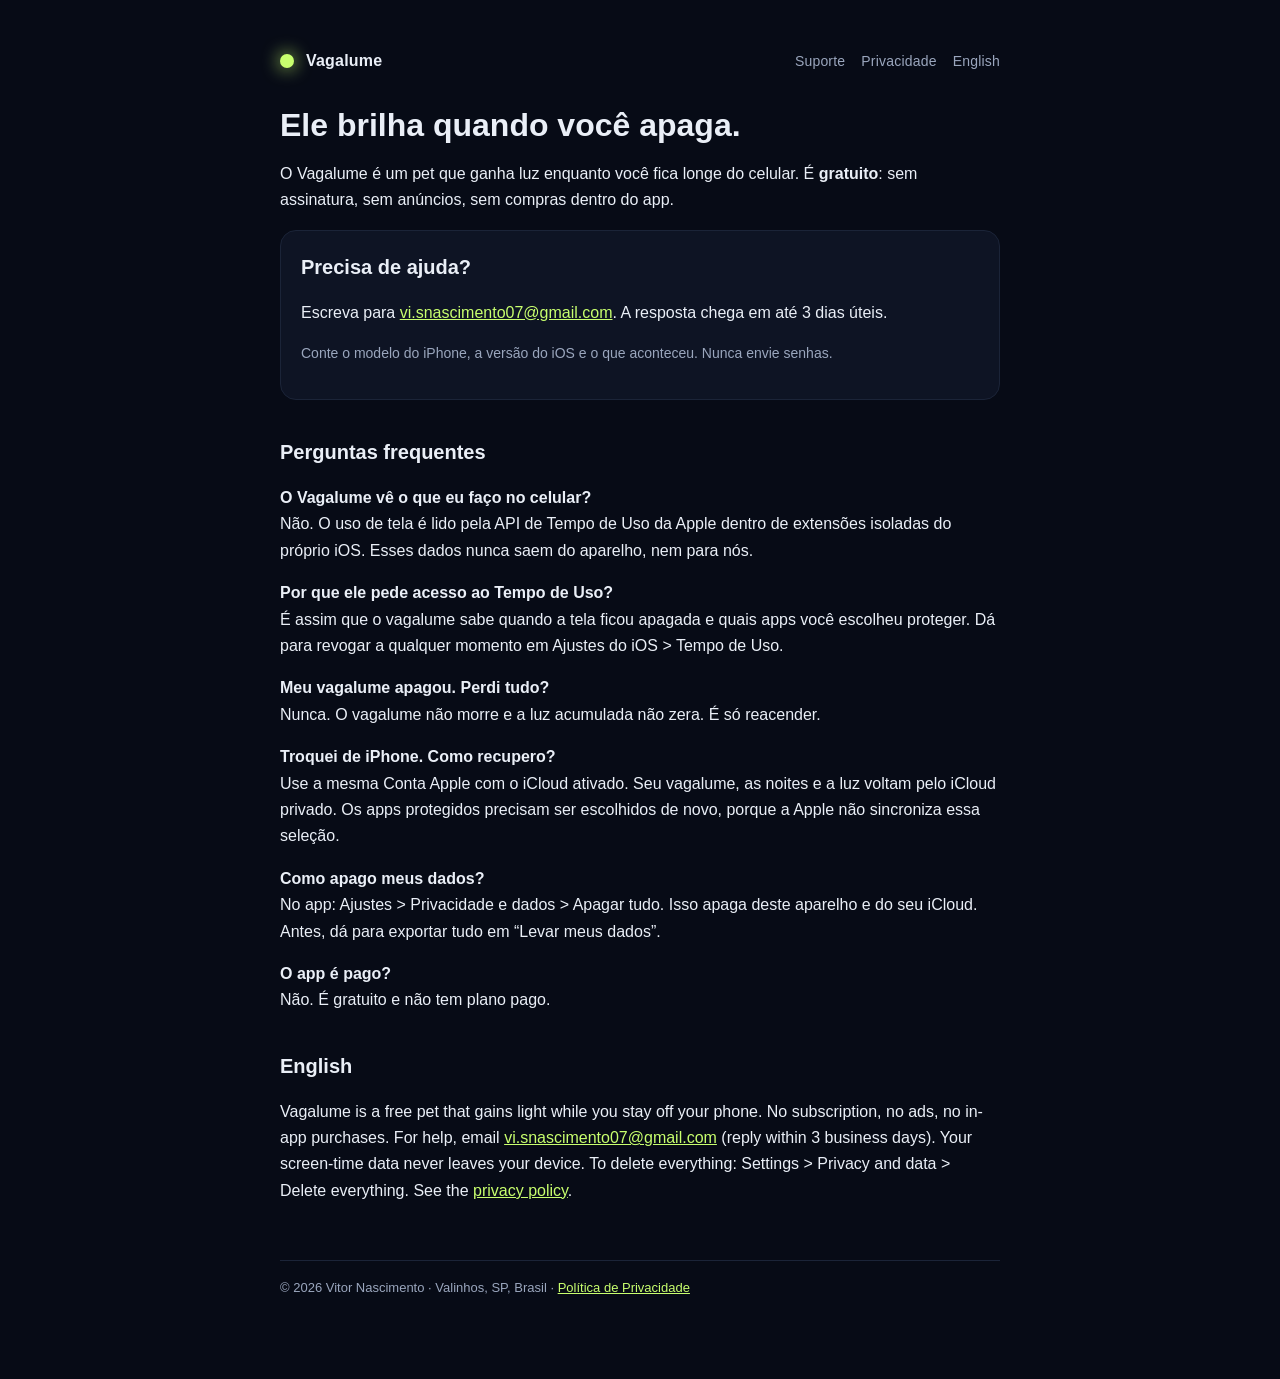
<file: index.html>
<!doctype html>
<html lang="pt-BR">
<head>
<meta charset="utf-8"><meta name="viewport" content="width=device-width,initial-scale=1">
<title>Vagalume — Suporte</title>
<meta name="description" content="Suporte do Vagalume, o pet que ganha luz quando você larga o celular.">
<link rel="stylesheet" href="style.css">
</head>
<body><main>
<header><span class="dot"></span><a href="./">Vagalume</a>
<nav><a href="./">Suporte</a><a href="privacidade.html">Privacidade</a><a href="#en">English</a></nav></header>

<h1>Ele brilha quando você apaga.</h1>
<p>O Vagalume é um pet que ganha luz enquanto você fica longe do celular. É <strong>gratuito</strong>: sem assinatura, sem anúncios, sem compras dentro do app.</p>

<div class="card">
<h2 style="margin-top:0">Precisa de ajuda?</h2>
<p>Escreva para <a href="mailto:vi.snascimento07@gmail.com?subject=Vagalume%20-%20Suporte">vi.snascimento07@gmail.com</a>. A resposta chega em até 3 dias úteis.</p>
<p class="muted">Conte o modelo do iPhone, a versão do iOS e o que aconteceu. Nunca envie senhas.</p>
</div>

<h2>Perguntas frequentes</h2>
<p><strong>O Vagalume vê o que eu faço no celular?</strong><br>Não. O uso de tela é lido pela API de Tempo de Uso da Apple dentro de extensões isoladas do próprio iOS. Esses dados nunca saem do aparelho, nem para nós.</p>
<p><strong>Por que ele pede acesso ao Tempo de Uso?</strong><br>É assim que o vagalume sabe quando a tela ficou apagada e quais apps você escolheu proteger. Dá para revogar a qualquer momento em Ajustes do iOS &gt; Tempo de Uso.</p>
<p><strong>Meu vagalume apagou. Perdi tudo?</strong><br>Nunca. O vagalume não morre e a luz acumulada não zera. É só reacender.</p>
<p><strong>Troquei de iPhone. Como recupero?</strong><br>Use a mesma Conta Apple com o iCloud ativado. Seu vagalume, as noites e a luz voltam pelo iCloud privado. Os apps protegidos precisam ser escolhidos de novo, porque a Apple não sincroniza essa seleção.</p>
<p><strong>Como apago meus dados?</strong><br>No app: Ajustes &gt; Privacidade e dados &gt; Apagar tudo. Isso apaga deste aparelho e do seu iCloud. Antes, dá para exportar tudo em “Levar meus dados”.</p>
<p><strong>O app é pago?</strong><br>Não. É gratuito e não tem plano pago.</p>

<section id="en">
<h2>English</h2>
<p>Vagalume is a free pet that gains light while you stay off your phone. No subscription, no ads, no in-app purchases. For help, email <a href="mailto:vi.snascimento07@gmail.com?subject=Vagalume%20-%20Support">vi.snascimento07@gmail.com</a> (reply within 3 business days). Your screen-time data never leaves your device. To delete everything: Settings &gt; Privacy and data &gt; Delete everything. See the <a href="privacidade.html#en">privacy policy</a>.</p>
</section>

<footer>© 2026 Vitor Nascimento · Valinhos, SP, Brasil · <a href="privacidade.html">Política de Privacidade</a></footer>
</main></body></html>
</file>
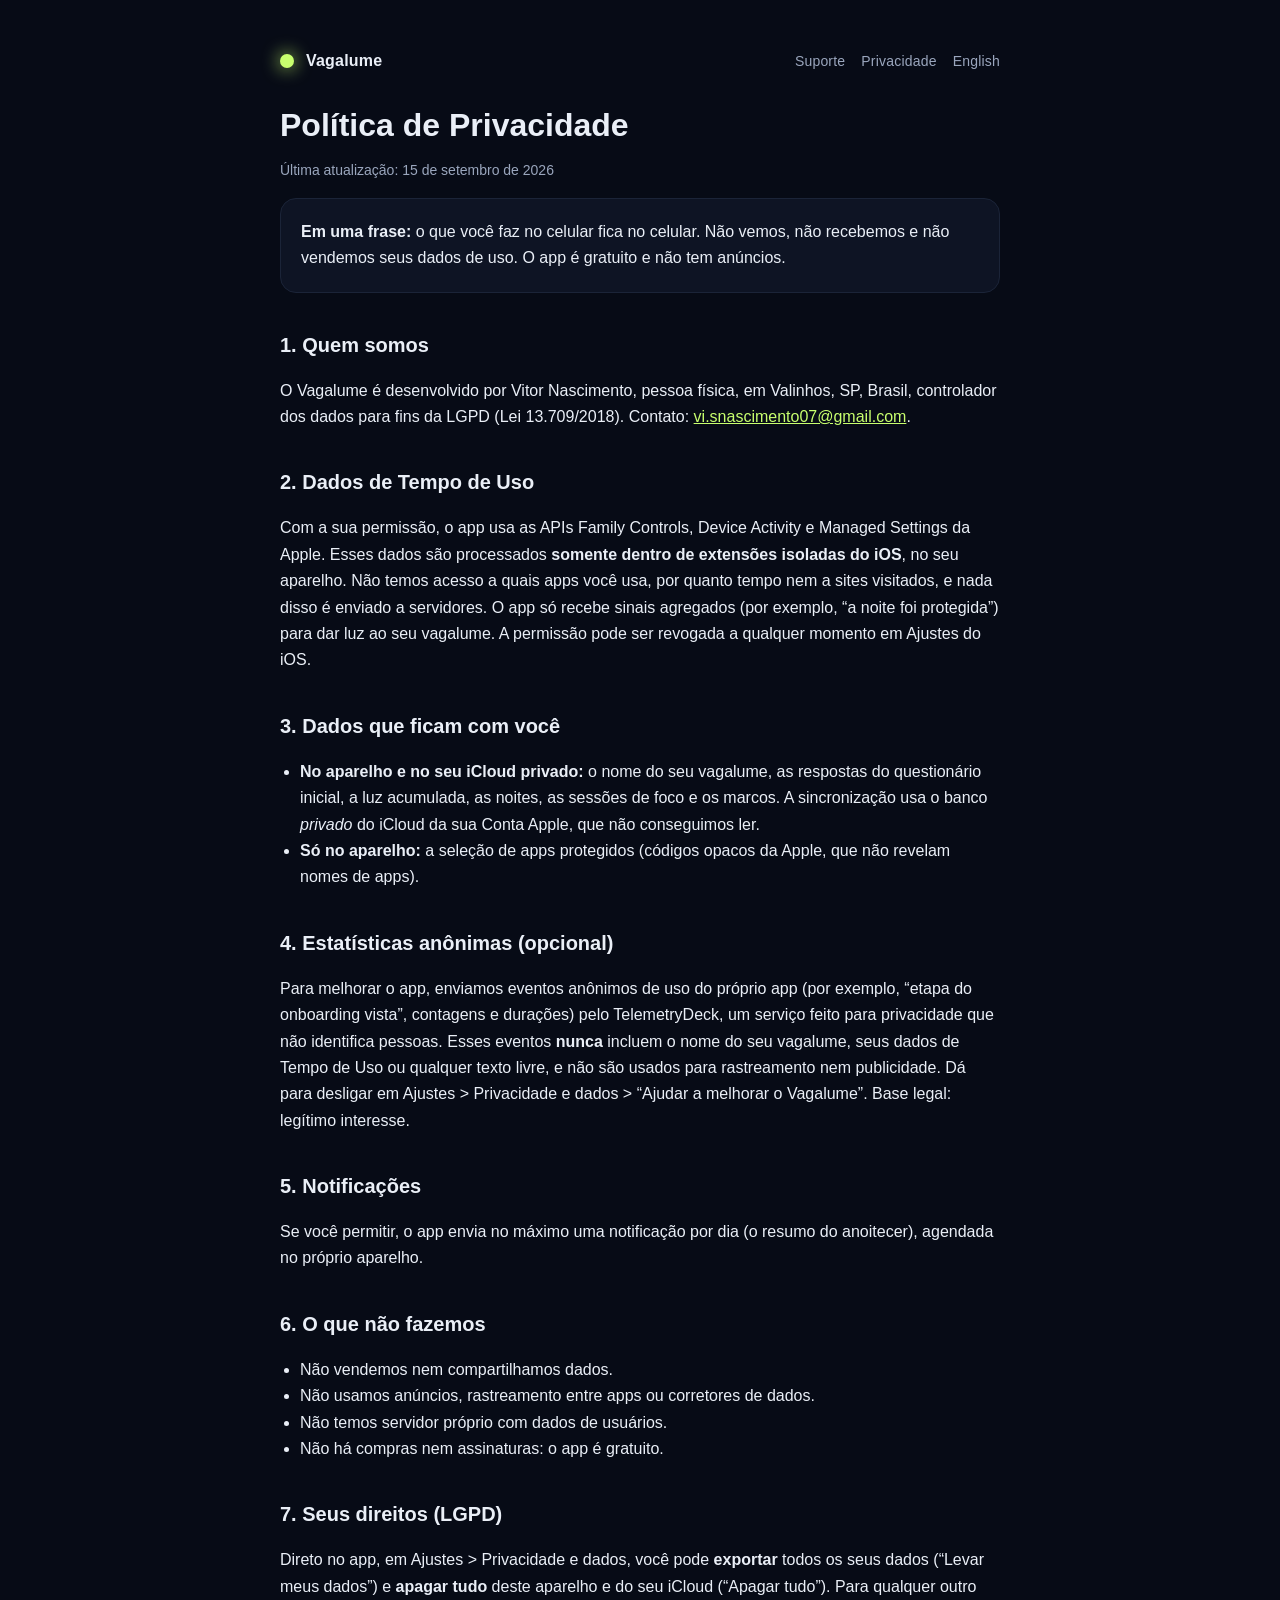
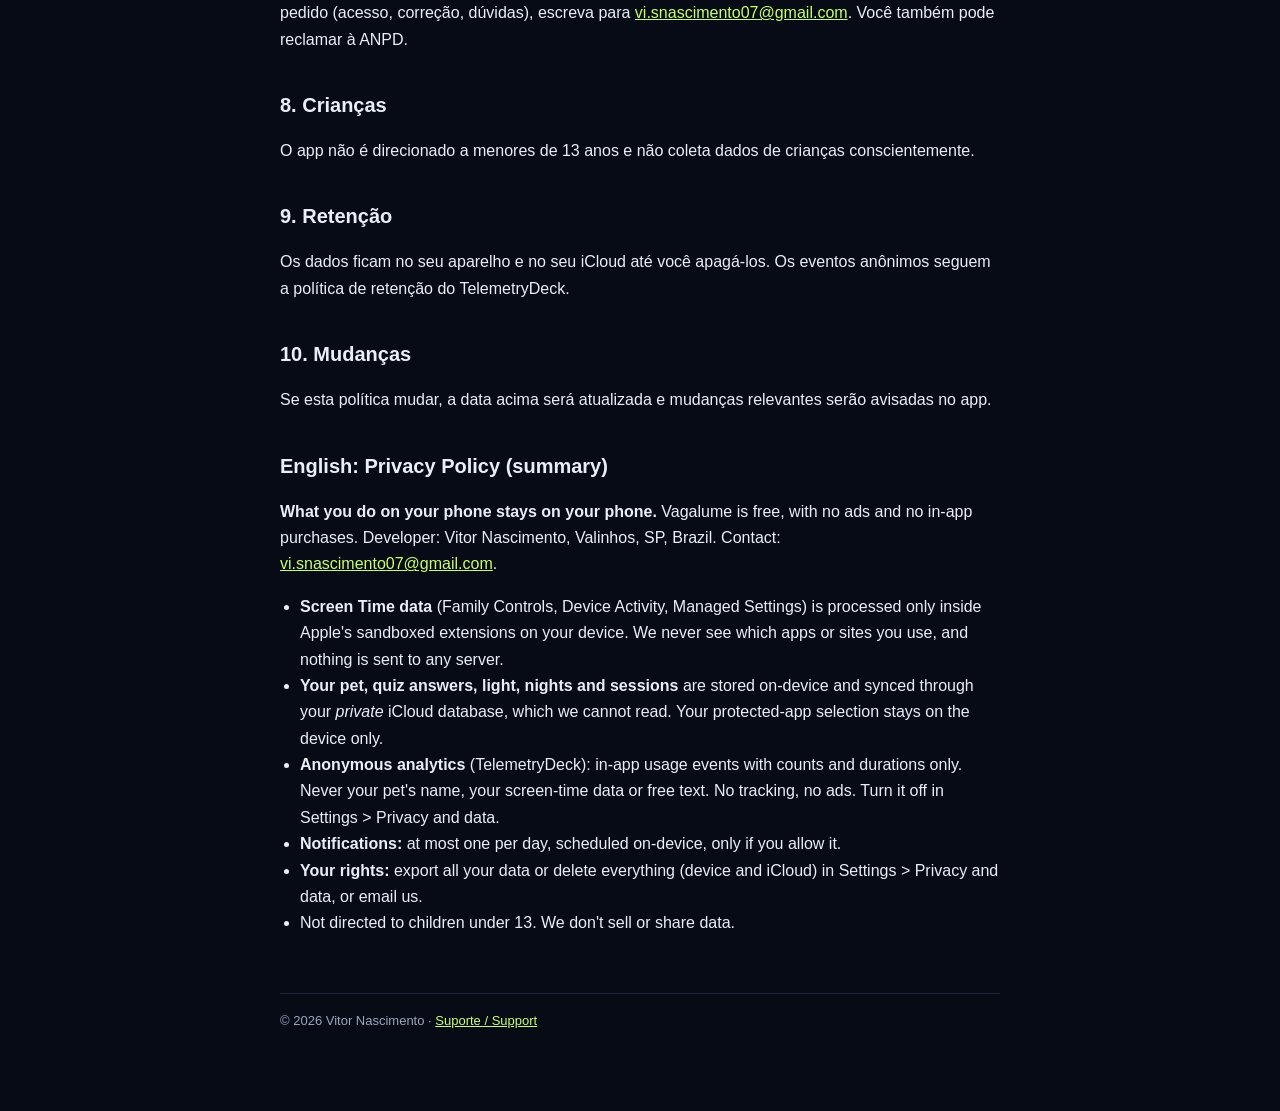
<file: privacidade.html>
<!doctype html>
<html lang="pt-BR">
<head>
<meta charset="utf-8"><meta name="viewport" content="width=device-width,initial-scale=1">
<title>Vagalume — Política de Privacidade</title>
<meta name="description" content="Política de Privacidade do app Vagalume.">
<link rel="stylesheet" href="style.css">
</head>
<body><main>
<header><span class="dot"></span><a href="./">Vagalume</a>
<nav><a href="./">Suporte</a><a href="privacidade.html">Privacidade</a><a href="#en">English</a></nav></header>

<h1>Política de Privacidade</h1>
<p class="muted">Última atualização: 15 de setembro de 2026</p>

<div class="card"><p style="margin:0"><strong>Em uma frase:</strong> o que você faz no celular fica no celular. Não vemos, não recebemos e não vendemos seus dados de uso. O app é gratuito e não tem anúncios.</p></div>

<h2>1. Quem somos</h2>
<p>O Vagalume é desenvolvido por Vitor Nascimento, pessoa física, em Valinhos, SP, Brasil, controlador dos dados para fins da LGPD (Lei 13.709/2018). Contato: <a href="mailto:vi.snascimento07@gmail.com">vi.snascimento07@gmail.com</a>.</p>

<h2>2. Dados de Tempo de Uso</h2>
<p>Com a sua permissão, o app usa as APIs Family Controls, Device Activity e Managed Settings da Apple. Esses dados são processados <strong>somente dentro de extensões isoladas do iOS</strong>, no seu aparelho. Não temos acesso a quais apps você usa, por quanto tempo nem a sites visitados, e nada disso é enviado a servidores. O app só recebe sinais agregados (por exemplo, “a noite foi protegida”) para dar luz ao seu vagalume. A permissão pode ser revogada a qualquer momento em Ajustes do iOS.</p>

<h2>3. Dados que ficam com você</h2>
<ul>
<li><strong>No aparelho e no seu iCloud privado:</strong> o nome do seu vagalume, as respostas do questionário inicial, a luz acumulada, as noites, as sessões de foco e os marcos. A sincronização usa o banco <em>privado</em> do iCloud da sua Conta Apple, que não conseguimos ler.</li>
<li><strong>Só no aparelho:</strong> a seleção de apps protegidos (códigos opacos da Apple, que não revelam nomes de apps).</li>
</ul>

<h2>4. Estatísticas anônimas (opcional)</h2>
<p>Para melhorar o app, enviamos eventos anônimos de uso do próprio app (por exemplo, “etapa do onboarding vista”, contagens e durações) pelo TelemetryDeck, um serviço feito para privacidade que não identifica pessoas. Esses eventos <strong>nunca</strong> incluem o nome do seu vagalume, seus dados de Tempo de Uso ou qualquer texto livre, e não são usados para rastreamento nem publicidade. Dá para desligar em Ajustes &gt; Privacidade e dados &gt; “Ajudar a melhorar o Vagalume”. Base legal: legítimo interesse.</p>

<h2>5. Notificações</h2>
<p>Se você permitir, o app envia no máximo uma notificação por dia (o resumo do anoitecer), agendada no próprio aparelho.</p>

<h2>6. O que não fazemos</h2>
<ul><li>Não vendemos nem compartilhamos dados.</li><li>Não usamos anúncios, rastreamento entre apps ou corretores de dados.</li><li>Não temos servidor próprio com dados de usuários.</li><li>Não há compras nem assinaturas: o app é gratuito.</li></ul>

<h2>7. Seus direitos (LGPD)</h2>
<p>Direto no app, em Ajustes &gt; Privacidade e dados, você pode <strong>exportar</strong> todos os seus dados (“Levar meus dados”) e <strong>apagar tudo</strong> deste aparelho e do seu iCloud (“Apagar tudo”). Para qualquer outro pedido (acesso, correção, dúvidas), escreva para <a href="mailto:vi.snascimento07@gmail.com">vi.snascimento07@gmail.com</a>. Você também pode reclamar à ANPD.</p>

<h2>8. Crianças</h2>
<p>O app não é direcionado a menores de 13 anos e não coleta dados de crianças conscientemente.</p>

<h2>9. Retenção</h2>
<p>Os dados ficam no seu aparelho e no seu iCloud até você apagá-los. Os eventos anônimos seguem a política de retenção do TelemetryDeck.</p>

<h2>10. Mudanças</h2>
<p>Se esta política mudar, a data acima será atualizada e mudanças relevantes serão avisadas no app.</p>

<section id="en">
<h2>English: Privacy Policy (summary)</h2>
<p><strong>What you do on your phone stays on your phone.</strong> Vagalume is free, with no ads and no in-app purchases. Developer: Vitor Nascimento, Valinhos, SP, Brazil. Contact: <a href="mailto:vi.snascimento07@gmail.com">vi.snascimento07@gmail.com</a>.</p>
<ul>
<li><strong>Screen Time data</strong> (Family Controls, Device Activity, Managed Settings) is processed only inside Apple's sandboxed extensions on your device. We never see which apps or sites you use, and nothing is sent to any server.</li>
<li><strong>Your pet, quiz answers, light, nights and sessions</strong> are stored on-device and synced through your <em>private</em> iCloud database, which we cannot read. Your protected-app selection stays on the device only.</li>
<li><strong>Anonymous analytics</strong> (TelemetryDeck): in-app usage events with counts and durations only. Never your pet's name, your screen-time data or free text. No tracking, no ads. Turn it off in Settings &gt; Privacy and data.</li>
<li><strong>Notifications:</strong> at most one per day, scheduled on-device, only if you allow it.</li>
<li><strong>Your rights:</strong> export all your data or delete everything (device and iCloud) in Settings &gt; Privacy and data, or email us.</li>
<li>Not directed to children under 13. We don't sell or share data.</li>
</ul>
</section>

<footer>© 2026 Vitor Nascimento · <a href="./">Suporte / Support</a></footer>
</main></body></html>
</file>
<file: style.css>
:root{--bg:#070B16;--card:#0E1424;--text:#EAEFF7;--muted:#9AA6BD;--glow:#C8FF6E;--line:#1B2438}
*{box-sizing:border-box}
body{margin:0;background:var(--bg);color:var(--text);font:16px/1.65 -apple-system,BlinkMacSystemFont,"Segoe UI",Roboto,sans-serif;padding-inline:20px}
main{max-width:720px;margin:0 auto;padding-block:48px 80px}
header{display:flex;align-items:center;gap:12px;margin-bottom:32px;flex-wrap:wrap}
.dot{width:14px;height:14px;border-radius:50%;background:var(--glow);box-shadow:0 0 18px var(--glow)}
header a{color:var(--text);text-decoration:none;font-weight:700;letter-spacing:.2px}
nav{margin-left:auto;display:flex;gap:16px;font-size:14px}
nav a{color:var(--muted);font-weight:400}
nav a:hover{color:var(--glow)}
h1{font-size:32px;line-height:1.2;margin:0 0 8px}
h2{font-size:20px;margin:36px 0 8px}
.muted{color:var(--muted);font-size:14px}
a{color:var(--glow)}
.card{background:var(--card);border:1px solid var(--line);border-radius:16px;padding:20px;margin:16px 0}
ul{padding-left:20px}
footer{margin-top:56px;border-top:1px solid var(--line);padding-top:16px;color:var(--muted);font-size:13px}
</file>
